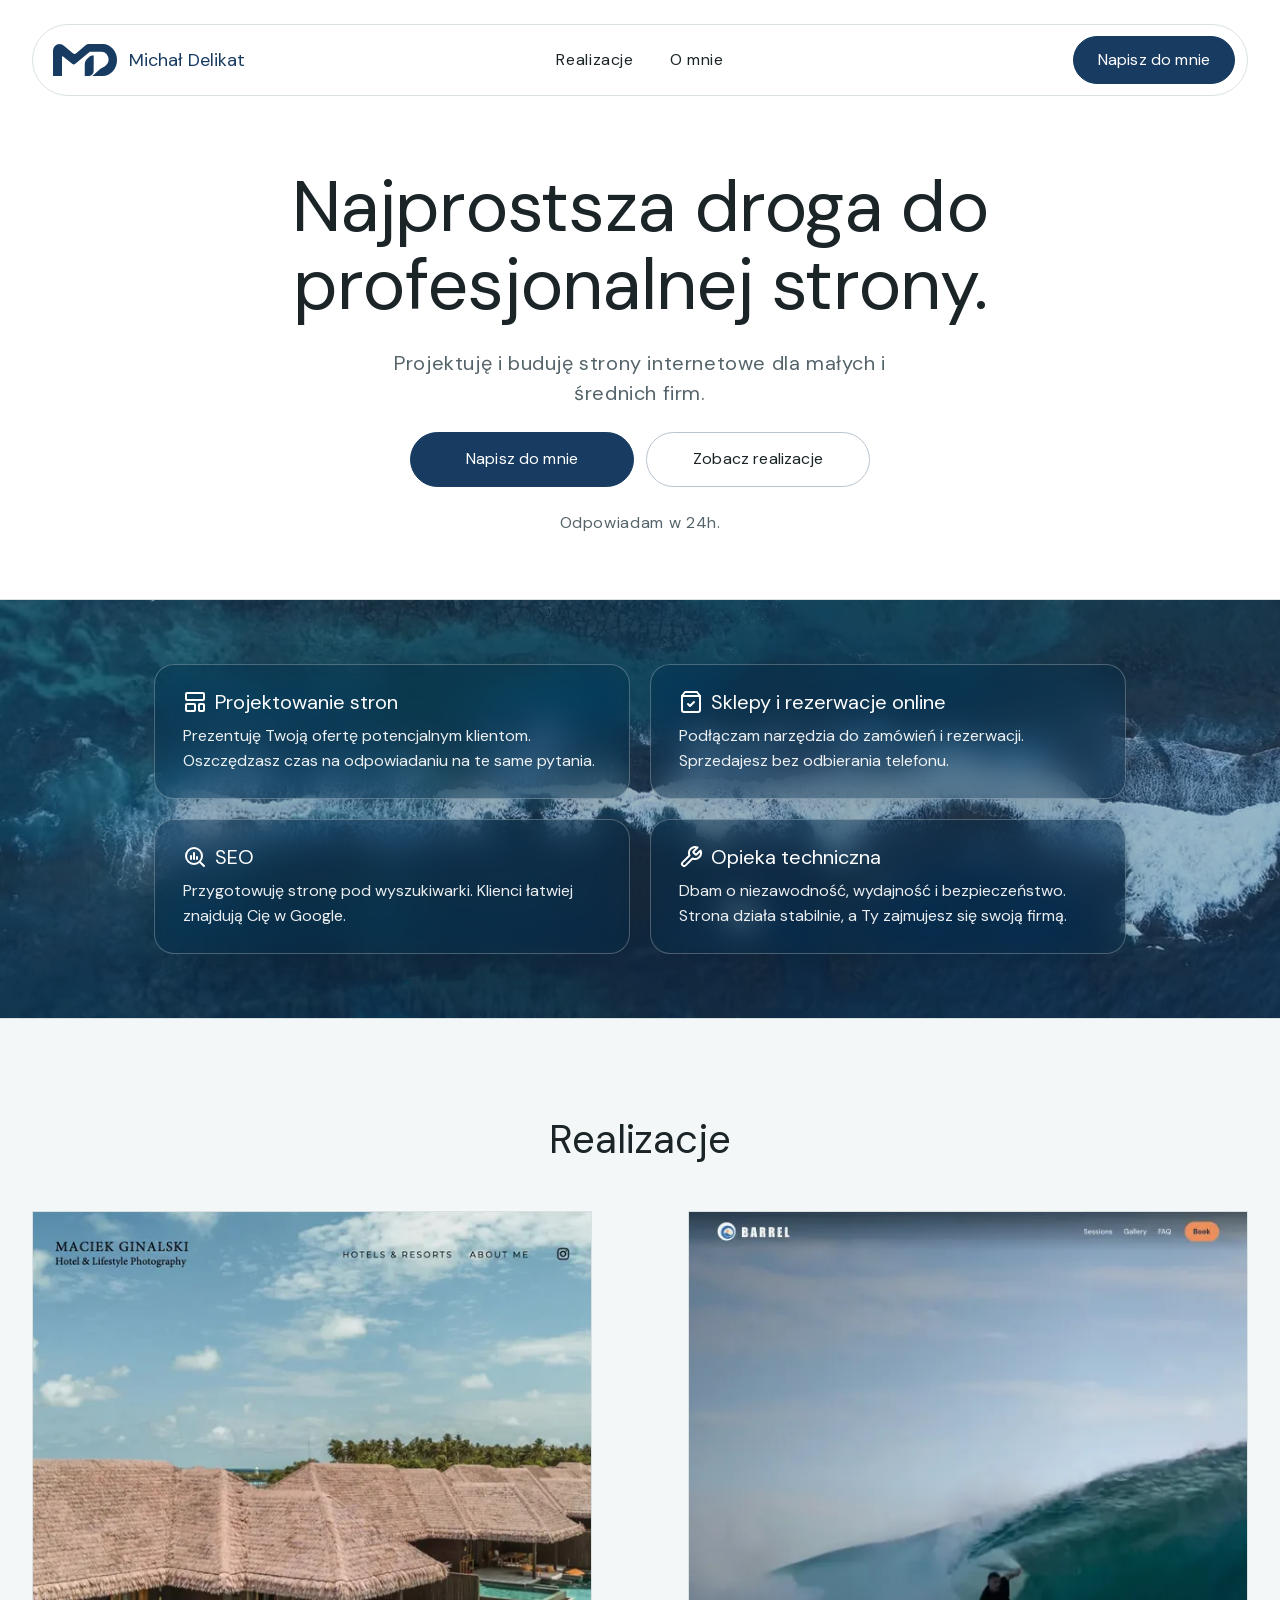
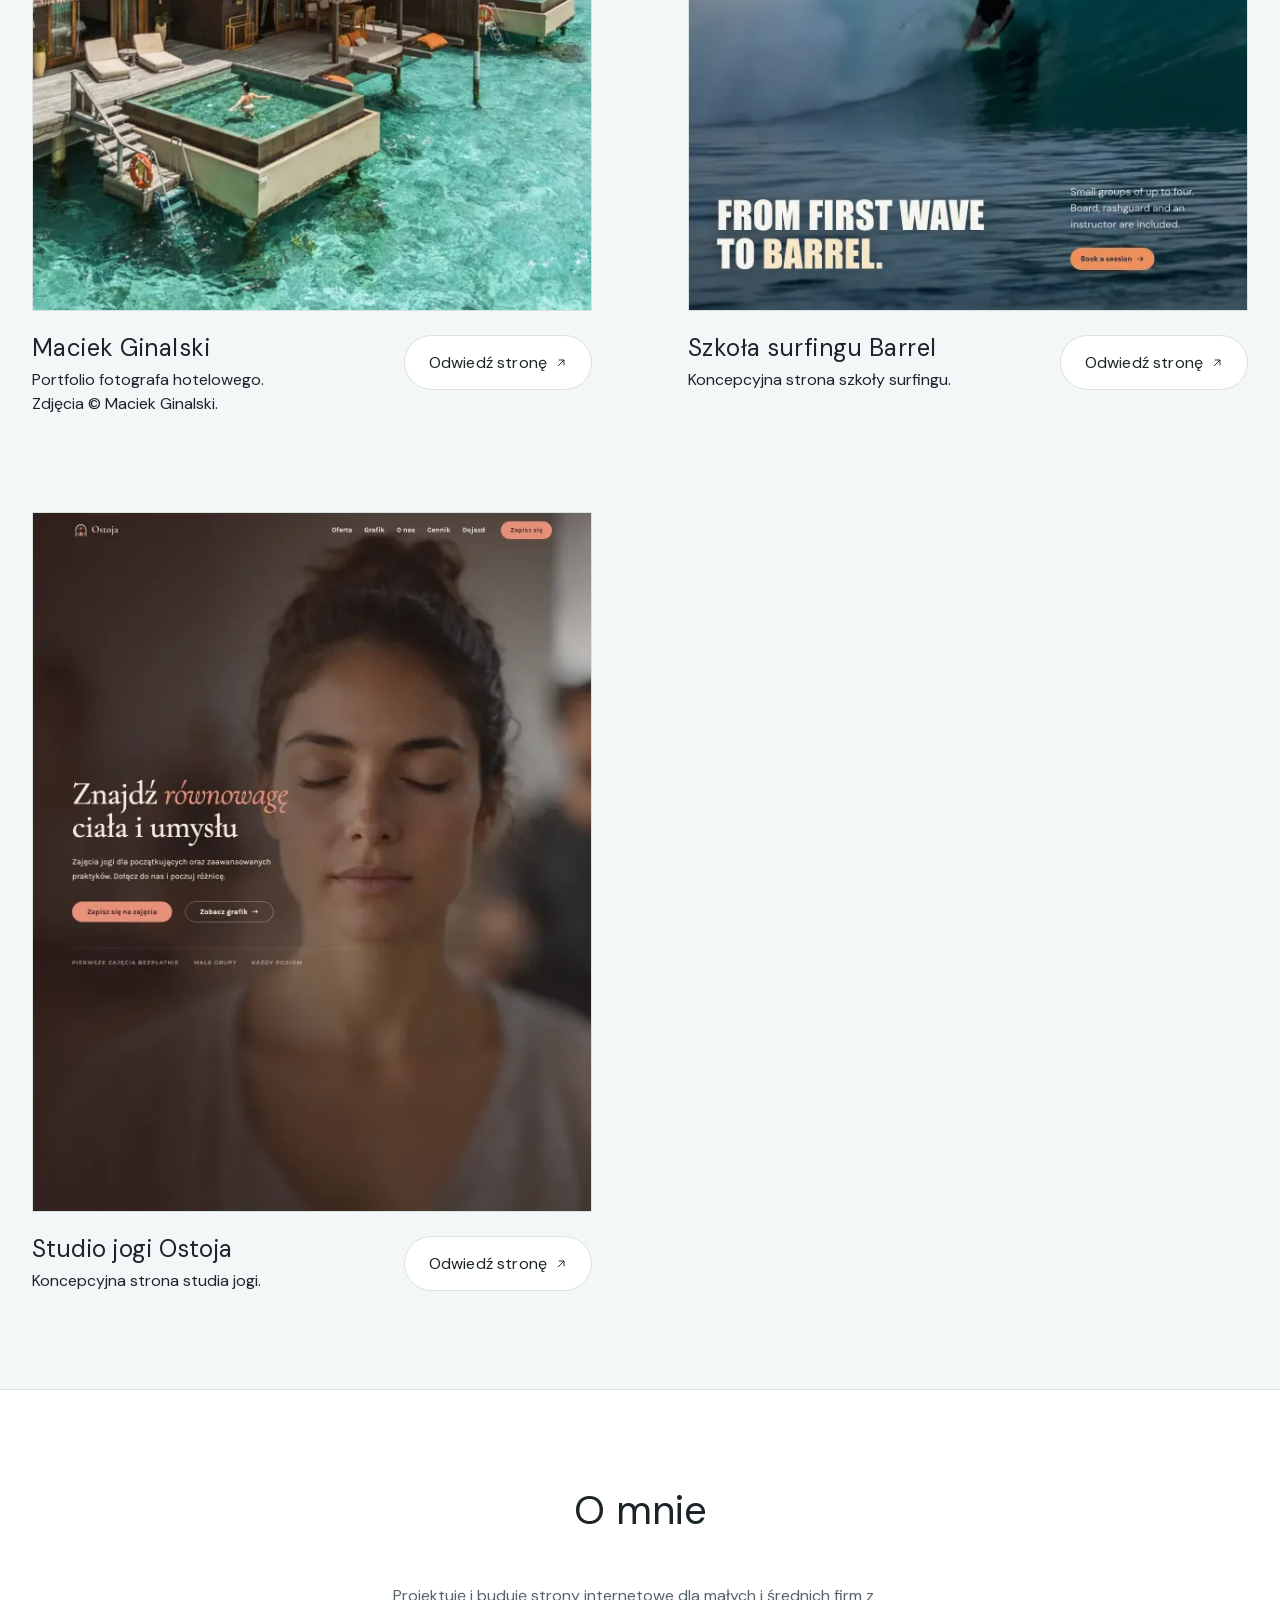
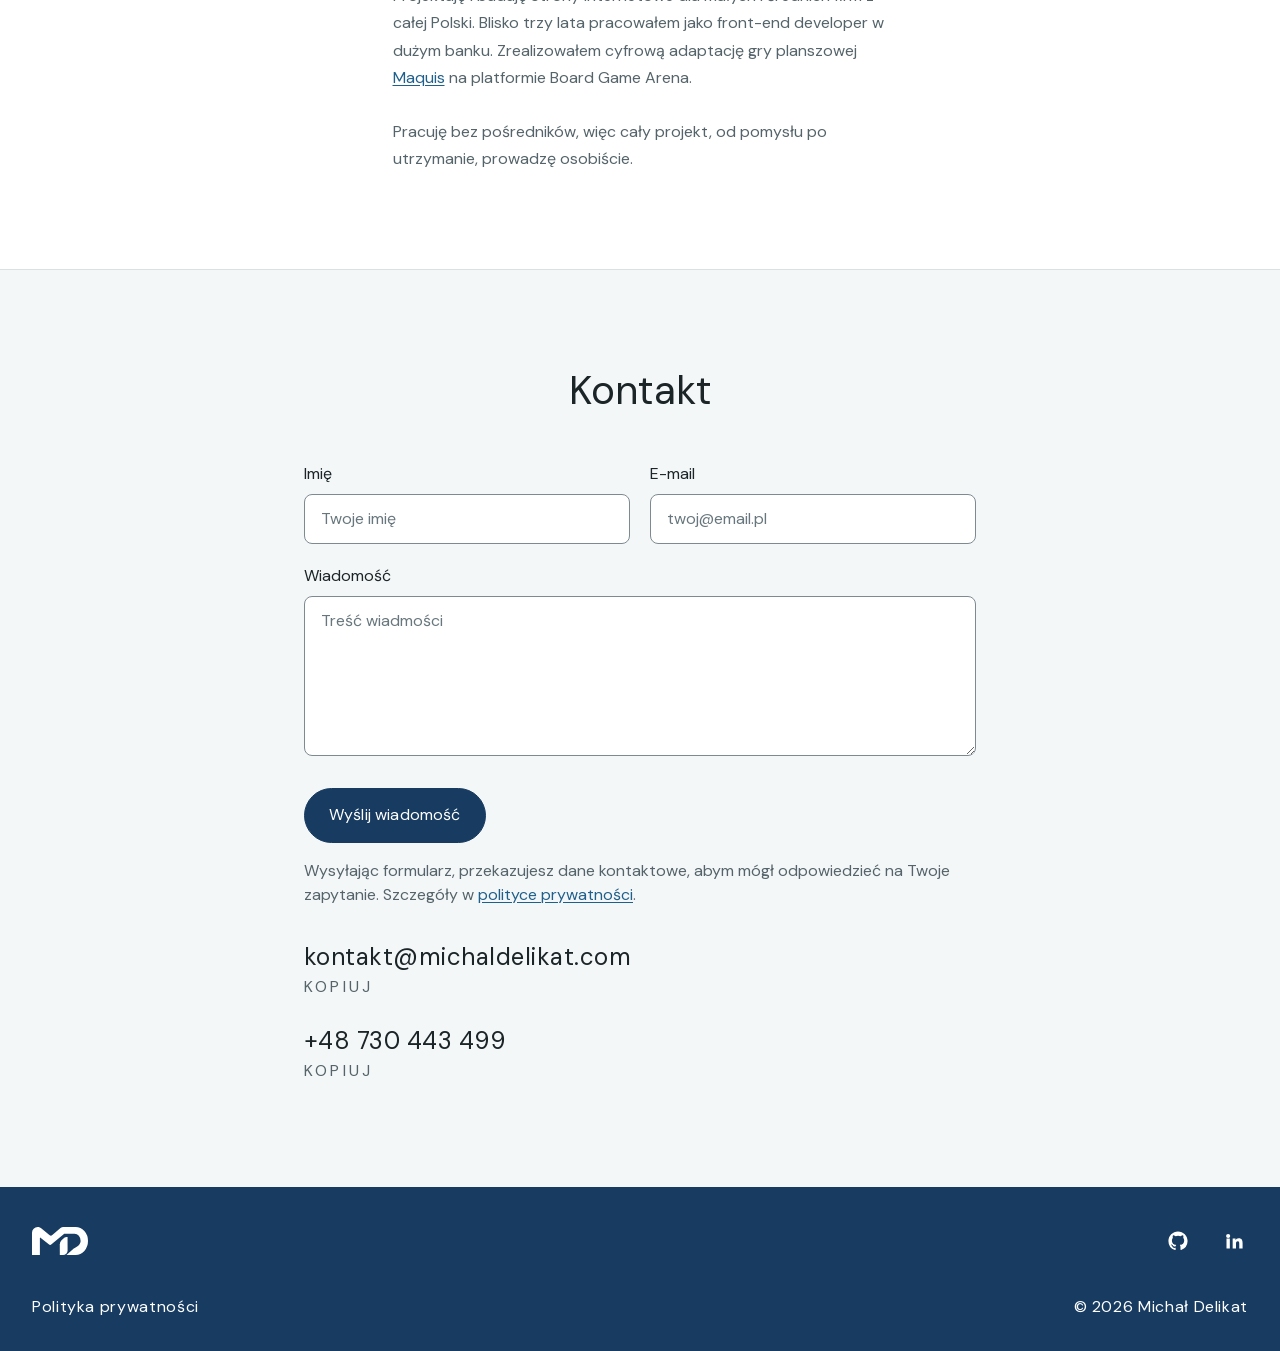
<file: index.html>
<!DOCTYPE html>
<html lang="pl">
    <head>
        <meta charset="UTF-8">
        <meta name="viewport" content="width=device-width, initial-scale=1">
        <meta name="description" content="Projektuję i buduję szybkie, przejrzyste strony internetowe dla małych i średnich firm.">
        <title>Michał Delikat | Strony internetowe</title>
        <link rel="canonical" href="https://michaldelikat.com/">
        <meta name="theme-color" content="#F4F7F8">

        <link rel="icon" href="logo/md-favicon.svg?v=4" type="image/svg+xml">
        <link rel="icon" href="logo/favicon.ico?v=4" sizes="32x32" type="image/x-icon">
        <link rel="icon" href="logo/favicon-32.png?v=4" sizes="32x32" type="image/png">
        <link rel="apple-touch-icon" href="logo/apple-touch-icon.png?v=4">

        <meta property="og:type" content="website">
        <meta property="og:title" content="Michał Delikat | Strony internetowe">
        <meta property="og:description" content="Szybkie, przejrzyste strony internetowe dla małych firm.">
        <meta property="og:locale" content="pl_PL">
        <meta property="og:url" content="https://michaldelikat.com/">
        <meta property="og:site_name" content="Michał Delikat">
        <meta name="twitter:card" content="summary">

        <!-- Arkusze stylów (źródła: global.css, styles.css) -->
        <link rel="stylesheet" href="/css/global.css">
        <link rel="stylesheet" href="/css/styles.css">

        <script type="application/ld+json">
            {
                "@context": "https://schema.org",
                "@type": "ProfessionalService",
                "name": "Michał Delikat | Strony internetowe",
                "url": "https://michaldelikat.com/",
                "description": "Projektowanie i tworzenie stron internetowych dla małych i średnich firm.",
                "email": "michal.delikat0@gmail.com",
                "areaServed": [
                    { "@type": "City", "name": "Krosno" },
                    { "@type": "AdministrativeArea", "name": "województwo podkarpackie" }
                ],
                "founder": { "@type": "Person", "name": "Michał Delikat" }
            }
        </script>

        <script src="/js/script.js" defer></script>
    </head>
    <body>
        <a class="skip-link" href="#main">Przejdź do treści</a>

        <site-header class="site-header" id="site-header"></site-header>

        <main id="main">
            <div class="hero-oferta">
            <section class="page-hero" aria-labelledby="hero-title">
                <div class="container page-hero__inner">
                    <div class="page-hero__copy">
                        <h1 class="hero-title" id="hero-title">
                            Najprostsza droga do profesjonalnej strony.
                        </h1>
                        <p class="hero-lead">Projektuję i buduję strony internetowe dla małych i średnich firm.</p>
                    </div>

                    <div class="hero-actions">
                        <a class="btn btn--primary" href="#kontakt">Napisz do mnie</a>
                        <a class="btn btn--secondary" href="#realizacje">Zobacz realizacje</a>
                    </div>

                    <p class="hero-note">Odpowiadam w 24h.</p>
                </div>
            </section>

            <section class="section section--bordered oferta-section" id="oferta" aria-labelledby="oferta-title">
                <video class="oferta-video" autoplay muted loop playsinline preload="metadata" poster="/assets/ocean-bg-poster.jpg" aria-hidden="true">
                    <source data-src="/assets/ocean-bg.webm" type="video/webm">
                    <source data-src="/assets/ocean-bg.mp4" type="video/mp4">
                </video>
                <div class="oferta-panel">
                <div class="container">
                    <ul class="service-list service-list--names">
                        <li class="card">
                            <div class="service-copy">
                                <div class="service-head">
                                    <span class="service-icon" aria-hidden="true">
                                        <svg viewBox="0 0 24 24" fill="none" stroke="currentColor" stroke-width="2" stroke-linecap="round" stroke-linejoin="round">
                                        <rect width="18" height="7" x="3" y="3" rx="1"></rect>
                                        <rect width="9" height="7" x="3" y="14" rx="1"></rect>
                                        <rect width="5" height="7" x="16" y="14" rx="1"></rect>
                                        </svg>
                                    </span>
                                    <h3 class="service-name">Projektowanie stron</h3>
                                </div>
                                <p class="service-desc">Prezentuję Twoją ofertę potencjalnym klientom. Oszczędzasz czas na odpowiadaniu na te same pytania.</p>
                            </div>
                        </li>
                        <li class="card">
                            <div class="service-copy">
                                <div class="service-head">
                                    <span class="service-icon" aria-hidden="true">
                                        <svg viewBox="0 0 24 24" fill="none" stroke="currentColor" stroke-width="2" stroke-linecap="round" stroke-linejoin="round">
                                        <path d="M6 2 3 6v14a2 2 0 0 0 2 2h14a2 2 0 0 0 2-2V6l-3-4Z"></path>
                                        <path d="M3 6h18"></path>
                                        <path d="m9 14 2 2 4-4"></path>
                                        </svg>
                                    </span>
                                    <h3 class="service-name">Sklepy i rezerwacje online</h3>
                                </div>
                                <p class="service-desc">Podłączam narzędzia do zamówień i rezerwacji. Sprzedajesz bez odbierania telefonu.</p>
                            </div>
                        </li>
                        <li class="card">
                            <div class="service-copy">
                                <div class="service-head">
                                    <span class="service-icon" aria-hidden="true">
                                        <svg viewBox="0 0 24 24" fill="none" stroke="currentColor" stroke-width="2" stroke-linecap="round" stroke-linejoin="round">
                                        <circle cx="11" cy="11" r="8"></circle>
                                        <path d="m21 21-4.3-4.3"></path>
                                        <path d="M8 14v-3M11 14V8M14 14v-2"></path>
                                        </svg>
                                    </span>
                                    <h3 class="service-name">SEO</h3>
                                </div>
                                <p class="service-desc">Przygotowuję stronę pod wyszukiwarki. Klienci łatwiej znajdują Cię w Google.</p>
                            </div>
                        </li>
                        <li class="card">
                            <div class="service-copy">
                                <div class="service-head">
                                    <span class="service-icon" aria-hidden="true">
                                        <svg viewBox="0 0 24 24" fill="none" stroke="currentColor" stroke-width="2" stroke-linecap="round" stroke-linejoin="round">
                                        <path d="M14.7 6.3a1 1 0 0 0 0 1.4l1.6 1.6a1 1 0 0 0 1.4 0l3.77-3.77a6 6 0 0 1-7.94 7.94l-6.91 6.91a2.12 2.12 0 0 1-3-3l6.91-6.91a6 6 0 0 1 7.94-7.94l-3.76 3.76z"></path>
                                        </svg>
                                    </span>
                                    <h3 class="service-name">Opieka techniczna</h3>
                                </div>
                                <p class="service-desc">Dbam o niezawodność, wydajność i bezpieczeństwo. Strona działa stabilnie, a Ty zajmujesz się swoją firmą.</p>
                            </div>
                        </li>
                    </ul>
                </div>
                </div>
            </section>
            </div>

            <section class="section section--lg section--bordered" id="realizacje" aria-labelledby="realizacje-title">
                <div class="container">
                    <h2 class="section-title" id="realizacje-title">Realizacje</h2>
                    <div class="work-list">
                    <article class="work-card">
                        <figure class="work-card__figure">
                            <div class="work-card__visual">
                                <img src="photos/maciekginalski-800.webp" srcset="photos/maciekginalski-400.webp 400w, photos/maciekginalski-600.webp 600w, photos/maciekginalski-800.webp 800w, photos/maciekginalski-1000.webp 1000w, photos/maciekginalski-1200.webp 1200w" sizes="(min-width: 1364px) 586px, (min-width: 768px) calc((100vw - 8rem) / 2), calc(100vw - 4rem)" alt="Podgląd strony maciekginalski.com" width="1200" height="1500" decoding="async">
                            </div>
                        </figure>

                        <div class="work-card__info">
                            <div class="work-card__text">
                                <h3 class="work-card__title">Maciek Ginalski</h3>
                                <p class="work-card__desc">
                                    Portfolio fotografa hotelowego. Zdjęcia&nbsp;©&nbsp;Maciek Ginalski.
                                </p>
                            </div>

                            <a class="btn btn--secondary" href="https://maciekginalski.com" target="_blank" rel="noopener">
                                Odwiedź stronę
                                <svg viewBox="0 0 16 16" width="12" height="12" aria-hidden="true">
                                    <path d="M4 12L12 4M5 4h7v7" fill="none" stroke="currentColor" stroke-width="1.25"/>
                                </svg>
                            </a>
                        </div>
                    </article>

                    <article class="work-card">
                        <figure class="work-card__figure">
                            <div class="work-card__visual">
                                <img src="photos/szkola-surfingu-koncept-800.webp" srcset="photos/szkola-surfingu-koncept-400.webp 400w, photos/szkola-surfingu-koncept-600.webp 600w, photos/szkola-surfingu-koncept-800.webp 800w, photos/szkola-surfingu-koncept-1000.webp 1000w, photos/szkola-surfingu-koncept-1200.webp 1200w" sizes="(min-width: 1364px) 586px, (min-width: 768px) calc((100vw - 8rem) / 2), calc(100vw - 4rem)" alt="Podgląd strony Szkoła surfingu Barrel" width="1200" height="1500" decoding="async">
                            </div>
                        </figure>

                        <div class="work-card__info">
                            <div class="work-card__text">
                                <h3 class="work-card__title">Szkoła surfingu Barrel</h3>
                                <p class="work-card__desc">
                                    Koncepcyjna strona szkoły surfingu.
                                </p>
                            </div>

                            <a class="btn btn--secondary" href="https://szkola-surfingu.netlify.app/" target="_blank" rel="noopener">
                                Odwiedź stronę
                                <svg viewBox="0 0 16 16" width="12" height="12" aria-hidden="true">
                                    <path d="M4 12L12 4M5 4h7v7" fill="none" stroke="currentColor" stroke-width="1.25"/>
                                </svg>
                            </a>
                        </div>
                    </article>

                    <article class="work-card">
                        <figure class="work-card__figure">
                            <div class="work-card__visual">
                                <img src="photos/joga-koncept-800.webp" srcset="photos/joga-koncept-400.webp 400w, photos/joga-koncept-600.webp 600w, photos/joga-koncept-800.webp 800w, photos/joga-koncept-1000.webp 1000w, photos/joga-koncept-1200.webp 1200w" sizes="(min-width: 1364px) 586px, (min-width: 768px) calc((100vw - 8rem) / 2), calc(100vw - 4rem)" alt="Podgląd strony Studio Jogi" width="1200" height="1500" decoding="async">
                            </div>
                        </figure>

                        <div class="work-card__info">
                            <div class="work-card__text">
                                <h3 class="work-card__title">Studio jogi Ostoja</h3>
                                <p class="work-card__desc">
                                    Koncepcyjna strona studia jogi.
                                </p>
                            </div>

                            <a class="btn btn--secondary" href="https://joga-koncept.netlify.app/" target="_blank" rel="noopener">
                                Odwiedź stronę
                                <svg viewBox="0 0 16 16" width="12" height="12" aria-hidden="true">
                                    <path d="M4 12L12 4M5 4h7v7" fill="none" stroke="currentColor" stroke-width="1.25"/>
                                </svg>
                            </a>
                        </div>
                    </article>
                    </div>
                </div>
            </section>

            <section class="section section--lg section--bordered about-section" id="o-mnie" aria-labelledby="o-mnie-title">
                <div class="container">
                    <h2 class="section-title" id="o-mnie-title">O mnie</h2>

                    <div class="about">
                        <div class="about__body">
                            <p class="about-body">
                                Projektuję i buduję strony internetowe dla małych i średnich firm z całej Polski. 
                                Blisko trzy lata pracowałem jako front-end developer w dużym banku. 
                                Zrealizowałem cyfrową adaptację gry planszowej <a href="https://boardgamearena.com/gamepanel?game=maquis#how-to-play" target="_blank" rel="noopener noreferrer">Maquis</a> na platformie Board&nbsp;Game&nbsp;Arena.<br><br>
                                Pracuję bez pośredników, więc cały projekt, od pomysłu po utrzymanie, prowadzę osobiście.
                            </p>
                        </div>
                    </div>
                </div>
            </section>

            <section class="section contact" id="kontakt" aria-labelledby="kontakt-title">
                <div class="container contact__inner">
                    <h2 class="section-title" id="kontakt-title">Kontakt</h2>

                    <form class="contact-form" name="kontakt" method="POST" action="/" data-netlify="true" data-netlify-honeypot="bot-field">
                        <input type="hidden" name="form-name" value="kontakt">

                        <p class="contact-form__honeypot" aria-hidden="true">
                            <label for="bot-field">Nie wypełniaj tego pola</label>
                            <input id="bot-field" name="bot-field" type="text" tabindex="-1" autocomplete="off">
                        </p>

                        <div class="contact-form__grid">
                            <div class="contact-form__field">
                                <label class="contact-form__label" for="name">Imię</label>
                                <input class="contact-form__input" id="name" name="name" type="text" autocomplete="name" placeholder="Twoje imię" required>
                            </div>

                            <div class="contact-form__field">
                                <label class="contact-form__label" for="email">E-mail</label>
                                <input class="contact-form__input" id="email" name="email" type="email" autocomplete="email" placeholder="twoj@email.pl" required>
                            </div>
                        </div>

                        <div class="contact-form__field">
                            <label class="contact-form__label" for="message">Wiadomość</label>
                            <textarea class="contact-form__input contact-form__textarea" id="message" name="message" rows="5" placeholder="Treść wiadmości" required></textarea>
                        </div>

                        <div class="contact-form__actions">
                            <button class="btn btn--primary contact-form__submit" type="submit">Wyślij wiadomość</button>
                            <div class="contact-form__status" role="status" aria-live="polite"></div>
                        </div>

                        <p class="contact-form__consent">
                            Wysyłając formularz, przekazujesz dane kontaktowe, abym mógł odpowiedzieć na Twoje zapytanie. Szczegóły w
                            <a class="link-underline" href="/polityka-prywatnosci/">polityce prywatności</a>.
                        </p>
                    </form>

                    <p class="contact__email">
                        <span class="contact__email-inner">
                            <a class="contact__email-link" href="mailto:kontakt@michaldelikat.com">kontakt@michaldelikat.com</a>
                            <button class="copy-mail" type="button" data-email="kontakt@michaldelikat.com" aria-label="Skopiuj adres e-mail" title="Kliknij, aby skopiować">Kopiuj</button>
                            <span class="copy-mail__status" role="status" aria-live="polite"></span>
                        </span>
                    </p>

                    <p class="contact__phone">
                        <span class="contact__email-inner">
                            <a class="contact__email-link" href="tel:+48730443499">+48 730 443 499</a>
                            <button class="copy-mail" type="button" data-copy="+48 730 443 499" aria-label="Skopiuj numer telefonu" title="Kliknij, aby skopiować">Kopiuj</button>
                            <span class="copy-mail__status" role="status" aria-live="polite"></span>
                        </span>
                    </p>
                </div>
            </section>
        </main>

        <site-footer class="site-footer"></site-footer>
    </body>
</html>
</file>
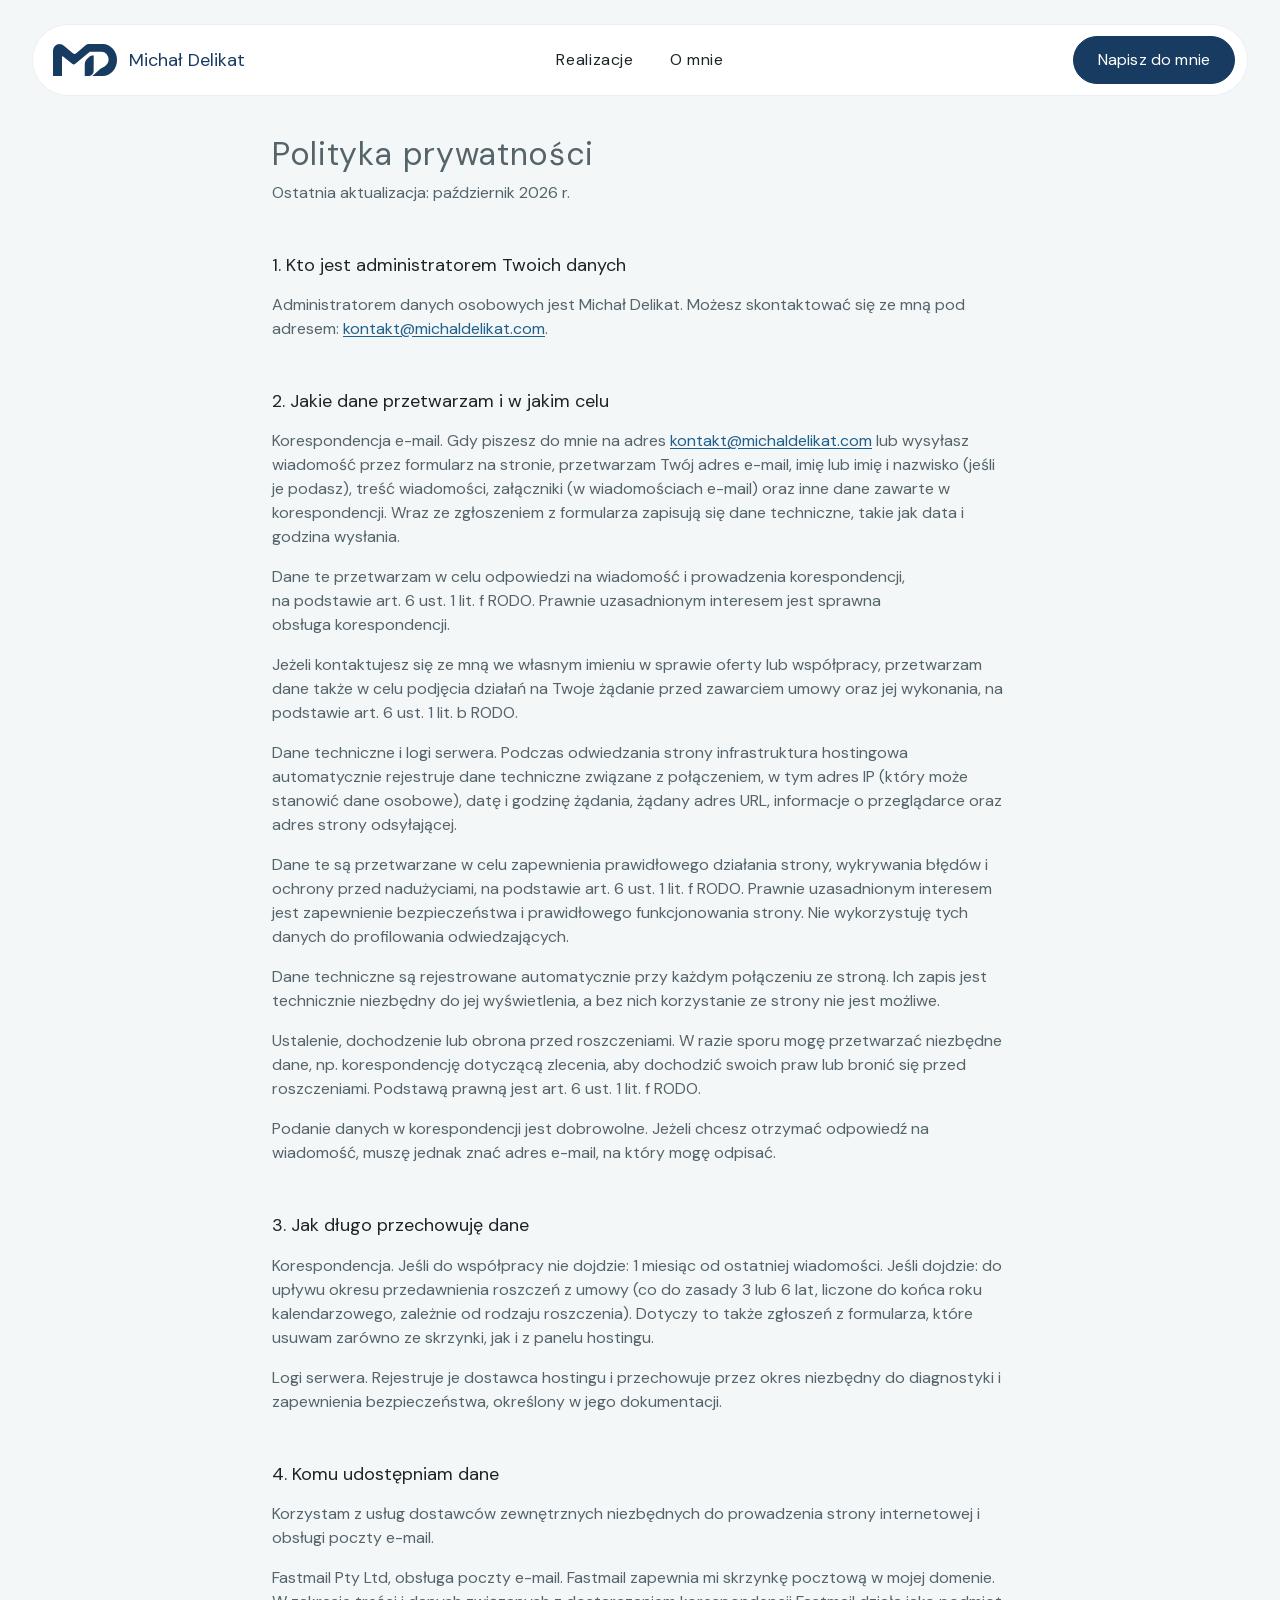
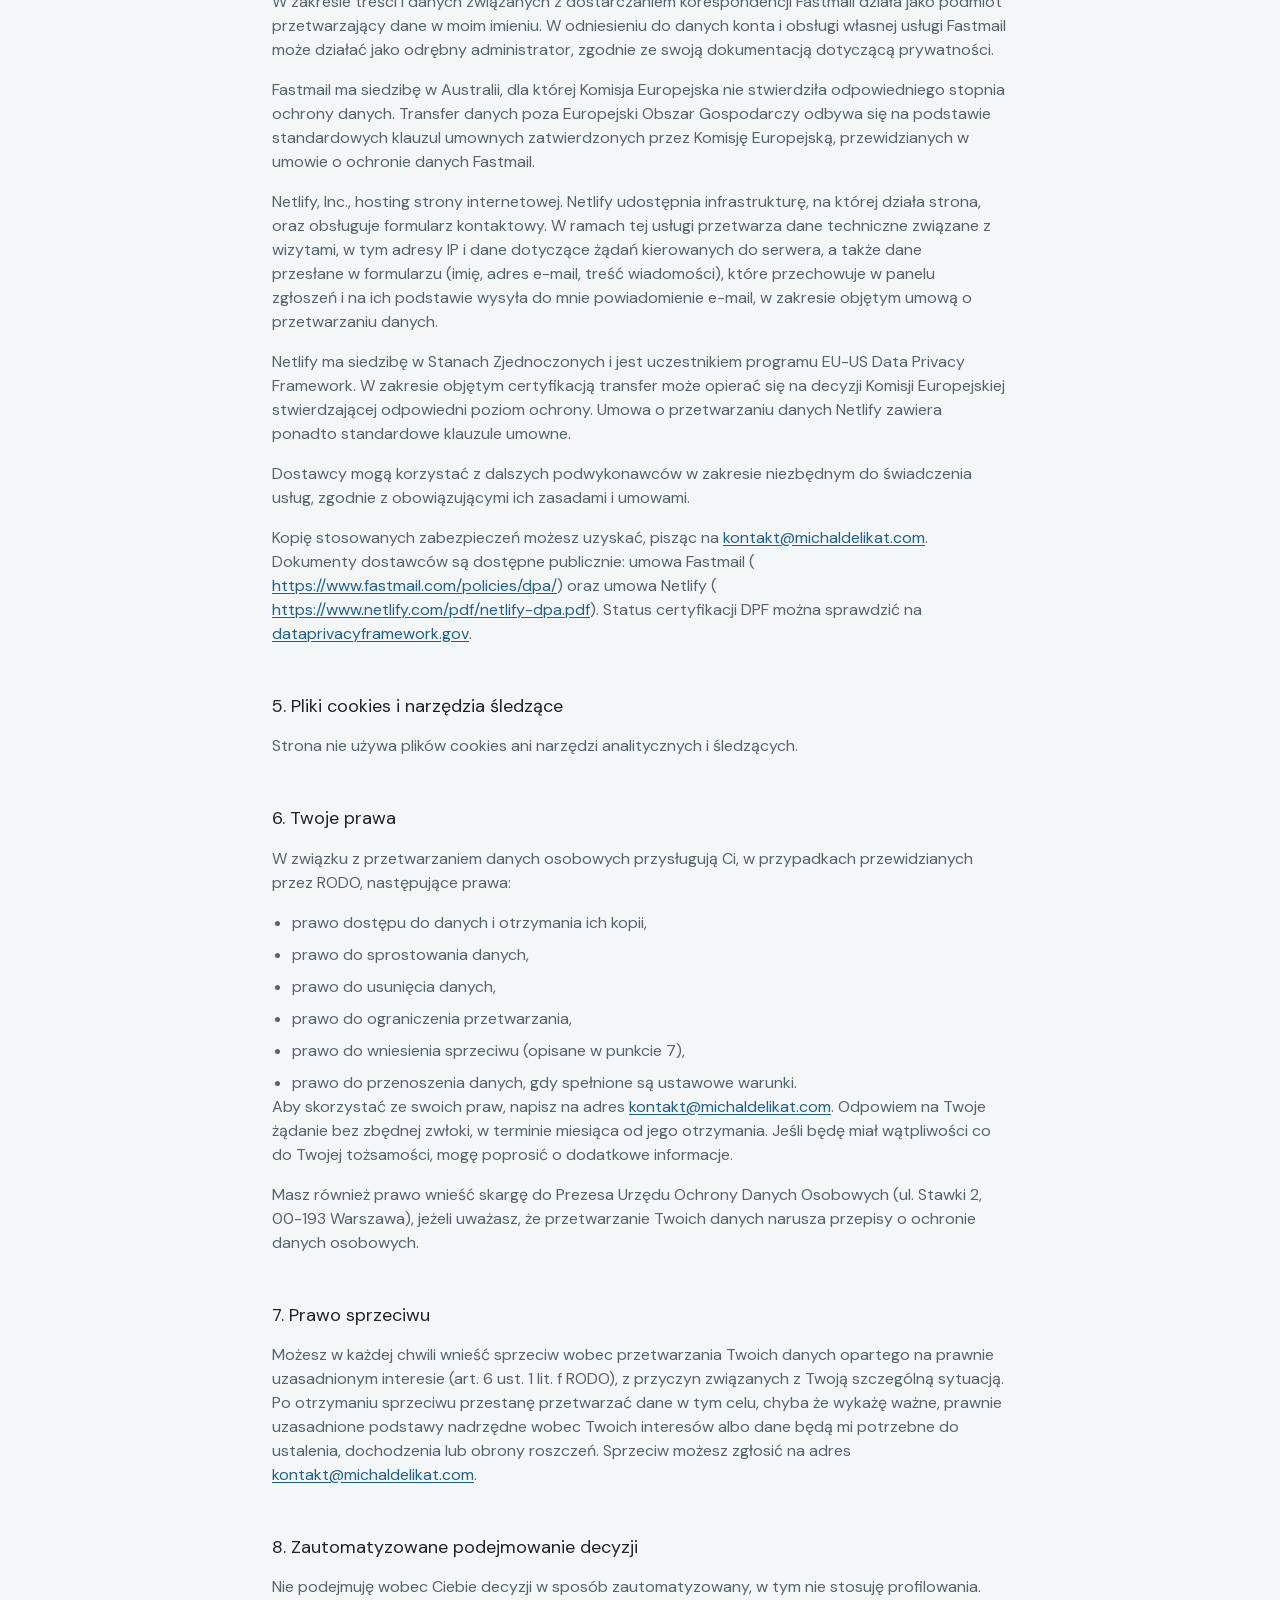
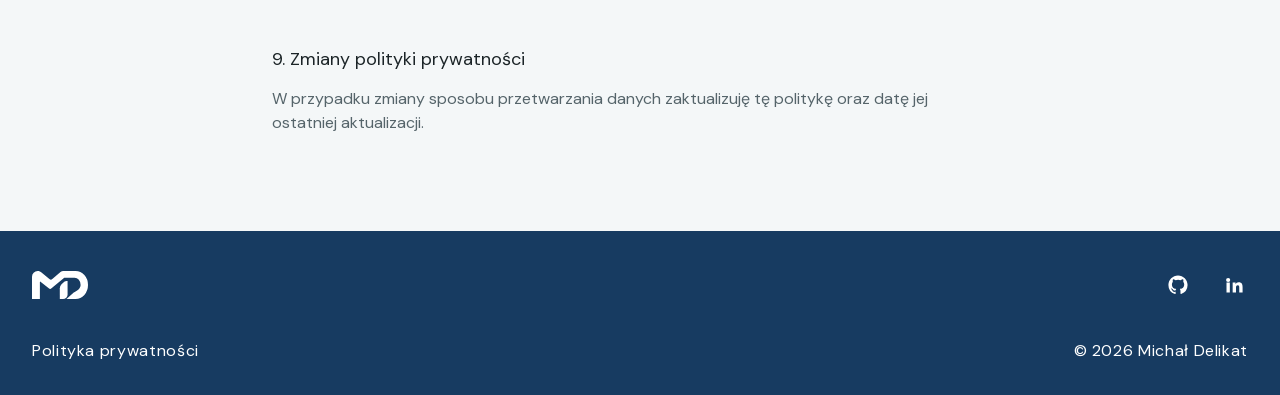
<file: polityka-prywatnosci/index.html>
<!DOCTYPE html>
<html lang="pl">
    <head>
        <meta charset="UTF-8">
        <meta name="viewport" content="width=device-width, initial-scale=1">
        <meta name="description" content="Polityka prywatności serwisu michaldelikat.com — informacje o przetwarzaniu danych osobowych i plikach cookies.">
        <title>Polityka prywatności | Michał Delikat</title>
        <link rel="canonical" href="https://michaldelikat.com/polityka-prywatnosci/">
        <meta name="theme-color" content="#F4F7F8">

        <link rel="icon" href="../logo/md-favicon.svg?v=4" type="image/svg+xml">
        <link rel="icon" href="../logo/favicon.ico?v=4" sizes="32x32" type="image/x-icon">
        <link rel="icon" href="../logo/favicon-32.png?v=4" sizes="32x32" type="image/png">
        <link rel="apple-touch-icon" href="../logo/apple-touch-icon.png?v=4">

        <meta property="og:type" content="website">
        <meta property="og:title" content="Polityka prywatności | Michał Delikat">
        <meta property="og:description" content="Informacje o przetwarzaniu danych osobowych i plikach cookies.">
        <meta property="og:locale" content="pl_PL">
        <meta property="og:url" content="https://michaldelikat.com/polityka-prywatnosci/">
        <meta property="og:site_name" content="Michał Delikat">
        <meta name="twitter:card" content="summary">

        <!-- Arkusze stylów (źródła: global.css, styles.css) -->
        <link rel="stylesheet" href="/css/global.css">
        <link rel="stylesheet" href="/css/styles.css">

        <script src="/js/script.js" defer></script>
    </head>
    <body>
        <a class="skip-link" href="#main">Przejdź do treści</a>

        <site-header class="site-header" id="site-header"></site-header>

        <main id="main">
            <section class="section section--lg legal-page" aria-labelledby="privacy-title">
                <div class="container">
                    <div class="legal">
                        <h1 class="legal__title" id="privacy-title">Polityka prywatności</h1>
                        <p class="legal__updated">Ostatnia aktualizacja: październik 2026 r.</p>

                        <h2>1. Kto jest administratorem Twoich danych</h2>
                        <p>
                            Administratorem danych osobowych jest Michał Delikat. Możesz skontaktować się
                            ze mną pod adresem:
                            <a class="link-underline" href="mailto:kontakt@michaldelikat.com">kontakt@michaldelikat.com</a>.
                        </p>

                        <h2>2. Jakie dane przetwarzam i w jakim celu</h2>
                        <p>
                            <strong>Korespondencja e-mail.</strong> Gdy piszesz do mnie na adres
                            <a class="link-underline" href="mailto:kontakt@michaldelikat.com">kontakt@michaldelikat.com</a>
                            lub wysyłasz wiadomość przez formularz na stronie, przetwarzam Twój adres e-mail, 
                            imię lub imię i nazwisko (jeśli je podasz), treść wiadomości, 
                            załączniki (w wiadomościach e-mail) oraz inne dane zawarte w korespondencji.
                            Wraz ze zgłoszeniem z formularza zapisują się dane techniczne, takie jak data i godzina wysłania.
                        </p>
                        <p>
                            Dane te przetwarzam w celu odpowiedzi na wiadomość i prowadzenia
                            korespondencji, na podstawie art. 6 ust. 1 lit. f RODO. Prawnie uzasadnionym
                            interesem jest sprawna obsługa korespondencji.
                        </p>
                        <p>
                            Jeżeli kontaktujesz się ze mną we własnym imieniu w sprawie oferty lub
                            współpracy, przetwarzam dane także w celu podjęcia działań na Twoje żądanie
                            przed zawarciem umowy oraz jej wykonania, na podstawie art. 6 ust. 1 lit. b
                            RODO.
                        </p>
                        <p>
                            <strong>Dane techniczne i logi serwera.</strong> Podczas odwiedzania strony
                            infrastruktura hostingowa automatycznie rejestruje dane techniczne związane
                            z połączeniem, w tym adres IP (który może stanowić dane osobowe), datę
                            i godzinę żądania, żądany adres URL, informacje o przeglądarce oraz adres
                            strony odsyłającej.
                        </p>
                        <p>
                            Dane te są przetwarzane w celu zapewnienia prawidłowego działania strony,
                            wykrywania błędów i ochrony przed nadużyciami, na podstawie art. 6 ust. 1
                            lit. f RODO. Prawnie uzasadnionym interesem jest zapewnienie bezpieczeństwa
                            i prawidłowego funkcjonowania strony. Nie wykorzystuję tych danych do
                            profilowania odwiedzających.
                        </p>
                        <p>
                            Dane techniczne są rejestrowane automatycznie przy każdym połączeniu ze
                            stroną. Ich zapis jest technicznie niezbędny do jej wyświetlenia, a bez nich
                            korzystanie ze strony nie jest możliwe.
                        </p>
                        <p>
                            <strong>Ustalenie, dochodzenie lub obrona przed roszczeniami.</strong> W razie
                            sporu mogę przetwarzać niezbędne dane, np. korespondencję dotyczącą zlecenia,
                            aby dochodzić swoich praw lub bronić się przed roszczeniami. Podstawą prawną
                            jest art. 6 ust. 1 lit. f RODO.
                        </p>
                        <p>
                            Podanie danych w korespondencji jest dobrowolne. Jeżeli chcesz otrzymać
                            odpowiedź na wiadomość, muszę jednak znać adres e-mail, na który mogę odpisać.
                        </p>

                        <h2>3. Jak długo przechowuję dane</h2>
                        <p>
                            <strong>Korespondencja.</strong> Jeśli do współpracy nie dojdzie: 1 miesiąc
                            od ostatniej wiadomości. Jeśli dojdzie: do upływu okresu przedawnienia
                            roszczeń z umowy (co do zasady 3 lub 6 lat, liczone do końca roku
                            kalendarzowego, zależnie od rodzaju roszczenia).
                            Dotyczy to także zgłoszeń z formularza, które usuwam zarówno ze skrzynki, 
                            jak i z panelu hostingu.
                        </p>
                        <p>
                            <strong>Logi serwera.</strong> Rejestruje je dostawca hostingu i przechowuje
                            przez okres niezbędny do diagnostyki i zapewnienia bezpieczeństwa, określony
                            w jego dokumentacji.
                        </p>

                        <h2>4. Komu udostępniam dane</h2>
                        <p>
                            Korzystam z usług dostawców zewnętrznych niezbędnych do prowadzenia strony
                            internetowej i obsługi poczty e-mail.
                        </p>
                        <p>
                            <strong>Fastmail Pty Ltd, obsługa poczty e-mail.</strong> Fastmail zapewnia mi
                            skrzynkę pocztową w mojej domenie. W zakresie treści i danych związanych
                            z dostarczaniem korespondencji Fastmail działa jako podmiot przetwarzający
                            dane w moim imieniu. W odniesieniu do danych konta i obsługi własnej usługi
                            Fastmail może działać jako odrębny administrator, zgodnie ze swoją
                            dokumentacją dotyczącą prywatności.
                        </p>
                        <p>
                            Fastmail ma siedzibę w Australii, dla której Komisja Europejska nie
                            stwierdziła odpowiedniego stopnia ochrony danych. Transfer danych poza
                            Europejski Obszar Gospodarczy odbywa się na podstawie standardowych klauzul
                            umownych zatwierdzonych przez Komisję Europejską, przewidzianych w umowie
                            o ochronie danych Fastmail.
                        </p>
                        <p>
                            <strong>Netlify, Inc., hosting strony internetowej.</strong> 
                            Netlify udostępnia infrastrukturę, na której działa strona, oraz obsługuje 
                            formularz kontaktowy. W ramach tej usługi przetwarza dane techniczne 
                            związane z wizytami, w tym adresy IP i dane dotyczące żądań kierowanych do serwera, 
                            a także dane przesłane w formularzu (imię, adres e-mail, treść wiadomości), 
                            które przechowuje w panelu zgłoszeń i na ich podstawie wysyła do mnie 
                            powiadomienie e-mail, w zakresie objętym umową o przetwarzaniu danych.
                        </p>
                        <p>
                            Netlify ma siedzibę w Stanach Zjednoczonych i jest uczestnikiem programu
                            EU-US Data Privacy Framework. W zakresie objętym certyfikacją transfer może
                            opierać się na decyzji Komisji Europejskiej stwierdzającej odpowiedni poziom
                            ochrony. Umowa o przetwarzaniu danych Netlify zawiera ponadto standardowe
                            klauzule umowne.
                        </p>
                        <p>
                            Dostawcy mogą korzystać z dalszych podwykonawców w zakresie niezbędnym do
                            świadczenia usług, zgodnie z obowiązującymi ich zasadami i umowami.
                        </p>
                        <p>
                            Kopię stosowanych zabezpieczeń możesz uzyskać, pisząc na
                            <a class="link-underline" href="mailto:kontakt@michaldelikat.com">kontakt@michaldelikat.com</a>.
                            Dokumenty dostawców są dostępne publicznie: umowa Fastmail
                            (<a class="link-underline" href="https://www.fastmail.com/policies/dpa/" target="_blank" rel="noopener noreferrer">https://www.fastmail.com/policies/dpa/</a>)
                            oraz umowa Netlify
                            (<a class="link-underline" href="https://www.netlify.com/pdf/netlify-dpa.pdf" target="_blank" rel="noopener noreferrer">https://www.netlify.com/pdf/netlify-dpa.pdf</a>).
                            Status certyfikacji DPF można sprawdzić na
                            <a class="link-underline" href="https://www.dataprivacyframework.gov/" target="_blank" rel="noopener noreferrer">dataprivacyframework.gov</a>.
                        </p>

                        <h2>5. Pliki cookies i narzędzia śledzące</h2>
                        <p>
                            Strona nie używa plików cookies ani narzędzi analitycznych i śledzących.
                        </p>

                        <h2>6. Twoje prawa</h2>
                        <p>
                            W związku z przetwarzaniem danych osobowych przysługują Ci, w przypadkach
                            przewidzianych przez RODO, następujące prawa:
                        </p>
                        <ul>
                            <li>prawo dostępu do danych i otrzymania ich kopii,</li>
                            <li>prawo do sprostowania danych,</li>
                            <li>prawo do usunięcia danych,</li>
                            <li>prawo do ograniczenia przetwarzania,</li>
                            <li>prawo do wniesienia sprzeciwu (opisane w punkcie 7),</li>
                            <li>prawo do przenoszenia danych, gdy spełnione są ustawowe warunki.</li>
                        </ul>
                        <p>
                            Aby skorzystać ze swoich praw, napisz na adres
                            <a class="link-underline" href="mailto:kontakt@michaldelikat.com">kontakt@michaldelikat.com</a>.
                            Odpowiem na Twoje żądanie bez zbędnej zwłoki, w terminie miesiąca od jego
                            otrzymania. Jeśli będę miał wątpliwości co do Twojej tożsamości, mogę
                            poprosić o dodatkowe informacje.
                        </p>
                        <p>
                            Masz również prawo wnieść skargę do Prezesa Urzędu Ochrony Danych Osobowych
                            (ul. Stawki 2, 00-193 Warszawa), jeżeli uważasz, że przetwarzanie Twoich
                            danych narusza przepisy o ochronie danych osobowych.
                        </p>

                        <h2>7. Prawo sprzeciwu</h2>
                        <p>
                            Możesz w każdej chwili wnieść sprzeciw wobec przetwarzania Twoich danych
                            opartego na prawnie uzasadnionym interesie (art. 6 ust. 1 lit. f RODO),
                            z przyczyn związanych z Twoją szczególną sytuacją. Po otrzymaniu sprzeciwu
                            przestanę przetwarzać dane w tym celu, chyba że wykażę ważne, prawnie
                            uzasadnione podstawy nadrzędne wobec Twoich interesów albo dane będą mi
                            potrzebne do ustalenia, dochodzenia lub obrony roszczeń. Sprzeciw możesz
                            zgłosić na adres
                            <a class="link-underline" href="mailto:kontakt@michaldelikat.com">kontakt@michaldelikat.com</a>.
                        </p>

                        <h2>8. Zautomatyzowane podejmowanie decyzji</h2>
                        <p>
                            Nie podejmuję wobec Ciebie decyzji w sposób zautomatyzowany, w tym nie
                            stosuję profilowania.
                        </p>

                        <h2>9. Zmiany polityki prywatności</h2>
                        <p>
                            W przypadku zmiany sposobu przetwarzania danych zaktualizuję tę politykę oraz
                            datę jej ostatniej aktualizacji.
                        </p>
                    </div>
                </div>
            </section>
        </main>

        <site-footer class="site-footer"></site-footer>
    </body>
</html>
</file>
<file: css/global.css>
/* ==========================================================================
   GLOBAL.CSS — system stylu inspirowany maciekginalski.com
   Mobile-first, bez zależności od frameworka.
   Breakpointy: 768px (jedyny breakpoint strony źródłowej).
   ========================================================================== */

/* --------------------------------------------------------------------------
   Fonty
   DM Sans (cała strona) hostowany lokalnie.
   -------------------------------------------------------------------------- */

@font-face {
    font-family: "DM Sans";
    font-style: normal;
    font-weight: 400;
    font-display: swap;
    src: url("/fonts/dm-sans-latin.woff2") format("woff2");
    unicode-range: U+0000-00FF, U+0131, U+0152-0153, U+02BB-02BC, U+02C6, U+02DA, U+02DC, U+0304, U+0308, U+0329, U+2000-206F, U+20AC, U+2122, U+2191, U+2193, U+2212, U+2215, U+FEFF, U+FFFD;
}

@font-face {
    font-family: "DM Sans";
    font-style: normal;
    font-weight: 400;
    font-display: swap;
    src: url("/fonts/dm-sans-latin-ext.woff2") format("woff2");
    unicode-range: U+0100-02BA, U+02BD-02C5, U+02C7-02CC, U+02CE-02D7, U+02DD-02FF, U+0304, U+0308, U+0329, U+1D00-1DBF, U+1E00-1E9F, U+1EF2-1EFF, U+2020, U+20A0-20AB, U+20AD-20C4, U+2113, U+2C60-2C7F, U+A720-A7FF;
}

/* --------------------------------------------------------------------------
   1. Tokeny — jedno źródło prawdy
   -------------------------------------------------------------------------- */

:root {
    /* Kolory */
    --color-bg: #F4F7F8;
    --color-surface: #FFFFFF;
    --color-surface-soft: #E9EFF1;
    --color-text: #1B2427;
    --color-text-muted: #55646A;
    --color-placeholder: #68777D;
    --color-accent: #173B61;
    --color-accent-hover: #0F2C4A;
    --color-accent-soft: #E3ECF4;
    --color-on-accent: #FFFFFF;
    --color-link: #1F5F8B;
    --color-dark: var(--color-accent);
    --color-border: #D9E1E3;
    --color-border-strong: #7D8B91;
    --color-highlight: #C79A3B;
    --color-focus: var(--color-link);
    --section-muted: var(--color-accent-soft);

    /* Typografia */
    --font-body: "DM Sans", "Helvetica Neue", Arial, sans-serif; /* podstawowy sans-serif */
    --font-display: var(--font-body); /* alias zgodności — cała strona używa DM Sans */
    --font-sans: var(--font-body); /* alias dla etykiet i nawigacji */

    --text-base: 1rem;                /* 16px — tekst bazowy, tytuły projektów */
    --text-md: 1.125rem;              /* 18px — h3 (standaryzacja z 18.72px) */
    --text-lg: 1.25rem;               /* 20px — bio */
    --text-xl: 1.5rem;                /* 24px — h2 */
    --text-2xl: 2rem;                 /* 32px — h1 */
    --text-3xl: 2.5rem;               /* 40px — rezerwa dla większych nagłówków */

    --weight-medium: 400;

    --leading-tight: 1.15;
    --leading-snug: 1.35;
    --leading-normal: 1.5;

    --tracking-tight: 0.02em;
    --tracking-normal: 0.03em;
    --tracking-wide: 0.04em;
    --tracking-wider: 0.07em;
    --tracking-widest: 0.2em;

    /* Odstępy — skala 4/8px */
    --space-1: 0.25rem;               /* 4px */
    --space-2: 0.5rem;                /* 8px */
    --space-3: 0.75rem;               /* 12px */
    --space-4: 1rem;                  /* 16px */
    --space-6: 1.5rem;                /* 24px */
    --space-8: 2rem;                  /* 32px */
    --space-12: 3rem;                 /* 48px */
    --space-16: 4rem;                 /* 64px */
    --space-20: 5rem;                 /* 80px */
    --space-24: 6rem;                 /* 96px */

    /* Promienie */
    --radius-none: 0;
    --radius-button: 0.5rem;
    --radius-field: 0.5rem;
    --radius-card: 1rem;
    --radius-full: 9999px;

    /* Cienie — tylko subtelny cień kafli oferty */
    --shadow-none: none;
    --shadow-card: 0 8px 20px -8px color-mix(in srgb, var(--color-text) 10%, transparent);
    --shadow-card-hover: 0 12px 24px -8px color-mix(in srgb, var(--color-text) 18%, transparent);

    /* Obramowania */
    --border-width-thin: 1px;
    --border-width-thick: 2px;
    --border-thin: var(--border-width-thin) solid var(--color-border);

    /* Ruch */
    --duration-swift: 250ms;
    --duration-fast: 200ms;
    --duration-base: 400ms;
    --duration-slow: 800ms;
    --duration-slower: 1000ms;
    --ease-default: ease;
    --ease-out: ease-out;

    --transition-colors:
        color var(--duration-base) var(--ease-default),
        background-color var(--duration-base) var(--ease-default),
        border-color var(--duration-base) var(--ease-default);
    --transition-opacity: opacity var(--duration-base) var(--ease-default);
    --transition-transform: transform var(--duration-swift) var(--ease-default);

    /* Układ */
    --container-max: 1300px;
    --container-padding: 2rem;
    --header-height: 5.5rem;
    --section-space: 2rem;
    --grid-row-gap: 4rem;
    --grid-column-gap: 6rem;
    --measure: 700px;
    --about-image-width: 300px;

    /* Breakpoint (tylko dokumentacja — media queries wymagają wartości literalnej):
       --bp-md: 768px
    */
}

/* --------------------------------------------------------------------------
   2. Reset
   -------------------------------------------------------------------------- */

*,
*::before,
*::after {
    box-sizing: border-box;
}

* {
    margin: 0;
    padding: 0;
}

html {
    -webkit-text-size-adjust: 100%;
    scroll-behavior: smooth;
    scroll-padding-top: calc(var(--header-height) + var(--space-2));
}

body {
    display: flex;
    flex-direction: column;
    min-height: 100vh;
    min-height: var(--viewport-height, 100svh);
    background-color: var(--color-bg);
    color: var(--color-text);
    font-family: var(--font-body);
    font-size: var(--text-base);
    font-weight: var(--weight-medium);
    line-height: var(--leading-normal);
    text-rendering: optimizeLegibility;
    -webkit-font-smoothing: antialiased;
}

main {
    flex: 1;
}

img,
picture,
svg,
video,
canvas {
    display: block;
    max-width: 100%;
}

img,
video {
    height: auto;
}

ul,
ol {
    list-style: none;
}

button,
input,
textarea,
select {
    font: inherit;
    color: inherit;
}

button {
    background: none;
    border: 0;
    cursor: pointer;
}

table {
    border-collapse: collapse;
    border-spacing: 0;
}

/* --------------------------------------------------------------------------
   3. Typografia bazowa
   -------------------------------------------------------------------------- */

h1,
h2 {
    font-family: var(--font-display);
    font-weight: var(--weight-medium);
    line-height: var(--leading-tight);
    text-wrap: balance;
}

h3,
h4,
h5,
h6 {
    font-family: var(--font-body);
    font-weight: 400;
    line-height: var(--leading-tight);
    text-wrap: balance;
}

h1 {
    font-size: var(--text-2xl);
    font-weight: 400;
    letter-spacing: -0.01em;
    line-height: var(--leading-tight);
}

h2 {
    font-size: var(--text-xl);
    line-height: 1.2;
}

h3 {
    font-size: var(--text-md);
    font-weight: var(--weight-medium);
    line-height: 1.25;
    margin-block: var(--space-4) var(--space-2);
}

h4 {
    font-size: var(--text-lg);
}

h5,
h6 {
    font-size: var(--text-base);
}

p {
    line-height: var(--leading-normal);
    text-wrap: pretty;
}

strong,
b {
    font-weight: 400;
}

small {
    font-size: var(--text-base);
}

/* --------------------------------------------------------------------------
   4. Linki i stany interakcji
   -------------------------------------------------------------------------- */

a {
    color: inherit;
    text-decoration: none;
    transition: color var(--duration-base) var(--ease-default);
}

a:hover {
    color: var(--color-accent);
}

/* Link tekstowy w treści — zawsze widoczne podkreślenie */
.link-underline {
    display: inline-block;
    color: var(--color-link);
    text-decoration: underline;
    text-underline-offset: 0.15em;
}

.link-underline:hover {
    color: var(--color-accent);
}

:focus-visible {
    outline: 2px solid var(--color-link);
    outline-offset: 2px;
}

/* Strona źródłowa nie definiuje własnego ::selection — poniżej spójna decyzja systemowa */
::selection {
    background-color: var(--color-accent-soft);
    color: var(--color-text);
}

/* --------------------------------------------------------------------------
   5. Układ — kontenery, sekcje, siatki
   -------------------------------------------------------------------------- */

.container {
    width: 100%;
    max-width: var(--container-max);
    margin-inline: auto;
    padding-inline: var(--container-padding);
}

.section {
    padding-block: var(--section-space);
}

.section-title {
    margin-bottom: var(--space-12);
    font-family: var(--font-display);
    font-size: 2.5rem;
    font-weight: var(--weight-medium);
    text-align: center;
}

.stack > * + * {
    margin-block-start: var(--stack-gap, var(--space-4));
}

.grid {
    display: grid;
    grid-template-columns: 1fr;
    gap: var(--grid-gap, var(--space-8));
}

/* --------------------------------------------------------------------------
   6. Przyciski
   Uwaga: strona źródłowa nie ma klasycznych przycisków — warianty są
   standaryzacją opartą na typografii nawigacji.
   -------------------------------------------------------------------------- */

.btn {
    display: inline-flex;
    align-items: center;
    justify-content: center;
    gap: var(--space-2);
    min-height: 55px;
    padding: var(--space-3) var(--space-6);
    border: var(--border-width-thin) solid transparent;
    border-radius: var(--radius-full);
    font-family: var(--font-body);
    font-size: var(--text-base);
    font-weight: var(--weight-medium);
    line-height: 1.2;
    letter-spacing: 0.01em;
    text-transform: none;
    transition:
        color var(--duration-fast) var(--ease-default),
        background-color var(--duration-fast) var(--ease-default),
        border-color var(--duration-fast) var(--ease-default);
}

.btn--primary {
    background-color: var(--color-accent);
    border-color: var(--color-accent);
    color: var(--color-on-accent);
}

.btn--primary:hover {
    background-color: var(--color-accent-hover);
    border-color: var(--color-accent-hover);
    color: var(--color-on-accent);
}

.btn--secondary {
    background-color: var(--color-surface);
    border-color: var(--color-border);
    color: var(--color-text);
}

.btn--secondary:hover {
    background-color: var(--color-accent);
    border-color: var(--color-accent);
    color: var(--color-on-accent);
}

.btn--ghost {
    padding-inline: var(--space-2);
    background-color: transparent;
    color: var(--color-link);
}

.btn--ghost:hover {
    color: var(--color-accent);
}

/* --------------------------------------------------------------------------
   8. Nagłówek i nawigacja
   -------------------------------------------------------------------------- */

.site-header {
    position: fixed;
    inset-block-start: 0;
    inset-inline-start: 0;
    z-index: 999;
    width: 100%;
    height: auto;
    padding: 0;
    background-color: transparent;
    color: var(--color-text);
    transition:
        background-color var(--duration-base) var(--ease-default),
        color var(--duration-base) var(--ease-default);
}

.site-header__inner {
    display: flex;
    align-items: center;
    justify-content: space-between;
    width: 100%;
    max-width: none;
    height: auto;
    margin-inline: 0;
    padding-block: var(--space-3);
    padding-inline: var(--space-8);
    background-color: transparent;
    -webkit-backdrop-filter: none;
    backdrop-filter: none;
    border: var(--border-width-thin) solid transparent;
    border-radius: 0;
    box-shadow: none;
    transition:
        background-color var(--duration-base) var(--ease-default),
        border-color 0.25s ease;
}

.site-logo {
    display: inline-flex;
    align-items: center;
    gap: var(--space-3);
    padding: 0;
    color: inherit;
}

.site-logo__name {
    color: var(--color-accent);
    font-family: var(--font-display);
    font-size: var(--text-md);
    font-weight: 400;
    line-height: 1;
    letter-spacing: 0;
    text-align: center;
    white-space: nowrap;
}

.site-logo__mark {
    flex-shrink: 0;
    width: auto;
    height: 2.375rem;
}

.site-logo__text {
    display: flex;
    flex-direction: column;
    gap: 2px;
}

.site-logo__top {
    font-family: var(--font-display);
    font-size: var(--text-md);
    font-weight: 400;
    line-height: 1;
    letter-spacing: 0;
}

.site-logo__bottom {
    font-family: var(--font-body);
    font-size: var(--text-base);
    line-height: 1;
    letter-spacing: 0.01em;
}

.site-logo:hover {
    color: inherit;
}

/* --------------------------------------------------------------------------
   10. Stopka
   -------------------------------------------------------------------------- */

.site-footer {
    width: 100%;
    padding-block: var(--space-4);
    background-color: var(--color-dark);
    color: var(--color-on-accent);
    font-family: var(--font-body);
    text-align: center;
}

/* --------------------------------------------------------------------------
   11. Ruch ograniczony preferencją użytkownika
   -------------------------------------------------------------------------- */

@media (prefers-reduced-motion: reduce) {
    html {
        scroll-behavior: auto;
    }

    *,
    *::before,
    *::after {
        animation-duration: 0.01ms !important;
        animation-iteration-count: 1 !important;
        transition-duration: 0.01ms !important;
        scroll-behavior: auto !important;
    }
}

/* Tryb ciemny: strona źródłowa go nie ma, dlatego nie definiujemy
   prefers-color-scheme. */
</file>
<file: css/styles.css>
/* ==========================================================================
   STYLES.CSS — strona Michał Delikat
   Bazuje na tokenach i komponentach z global.css / DESIGN.md.
   ========================================================================== */

/* --------------------------------------------------------------------------
   Dostępność
   -------------------------------------------------------------------------- */

.skip-link {
    position: fixed;
    inset-block-start: var(--space-2);
    inset-inline-start: var(--space-2);
    z-index: 1100;
    padding: var(--space-3) var(--space-4);
    background-color: var(--color-accent);
    color: var(--color-on-accent);
    font-family: var(--font-sans);
    font-size: var(--text-base);
    letter-spacing: var(--tracking-widest);
    text-transform: uppercase;
    transform: translateY(-200%);
    transition: transform var(--duration-fast) var(--ease-default);
}

.skip-link:focus {
    color: var(--color-on-accent);
    transform: translateY(0);
}

/* --------------------------------------------------------------------------
   Nagłówek
   -------------------------------------------------------------------------- */

site-header,
site-footer {
    display: block;
}

    .site-header__inner {
        flex-wrap: wrap;
        min-height: var(--header-height);
        row-gap: 0;
        border-radius: 0;
        transition:
            background-color var(--duration-fast) var(--ease-default),
            border-color var(--duration-fast) var(--ease-default);
    }

.site-header__actions {
    display: flex;
    align-items: center;
    min-height: calc(var(--header-height) - (2 * var(--space-3)) - (2 * var(--border-width-thin)));
    gap: var(--space-2);
}

.site-logo,
.hamburger {
    color: var(--color-text);
}

.site-header.is-open .site-logo,
.site-header.is-open .hamburger,
.site-header.is-scrolled .site-logo,
.site-header.is-scrolled .hamburger {
    color: var(--color-text);
}

.site-logo__mark--dark {
    display: block;
}

.site-logo__mark--light {
    display: none;
}

.site-header.is-open .site-logo__mark--light,
.site-header.is-scrolled .site-logo__mark--light {
    display: none;
}

.site-header.is-open .site-logo__mark--dark,
.site-header.is-scrolled .site-logo__mark--dark {
    display: block;
}

.site-header.is-open .site-header__inner,
.site-header.is-scrolled .site-header__inner {
    background-color: var(--color-surface);
    -webkit-backdrop-filter: blur(12px);
    backdrop-filter: blur(12px);
    border: var(--border-width-thin) solid rgba(9, 66, 110, 0.08);
}

.site-logo {
    padding: 0;
    line-height: 1;
}

.site-nav {
    display: none;
}

.nav-list {
    display: flex;
    align-items: center;
    gap: var(--space-2);
}

.nav-link {
    display: inline-block;
    padding: var(--space-2) var(--space-3);
    font-family: var(--font-sans);
    font-size: var(--text-base);
    letter-spacing: var(--tracking-wide);
    transition: color var(--duration-fast) var(--ease-default);
}

.nav-link:hover {
    color: var(--color-link);
}

.hamburger {
    display: flex;
    flex-direction: column;
    justify-content: space-between;
    width: 2rem;
    height: 1.375rem;
    padding: 0;
}

.hamburger span {
    display: block;
    width: 100%;
    height: 2px;
    background-color: currentColor;
    transform-origin: center;
    translate: 0 0;
    rotate: 0deg;
    transition:
        translate var(--duration-fast) var(--ease-default) var(--duration-fast),
        rotate var(--duration-fast) var(--ease-default),
        opacity 100ms var(--ease-default);
}

.site-header.is-open .hamburger span {
    transition:
        translate var(--duration-fast) var(--ease-default),
        rotate var(--duration-fast) var(--ease-default) var(--duration-fast),
        opacity 100ms var(--ease-default);
}

.site-header.is-open .hamburger span:nth-child(1) {
    translate: 0 10px;
    rotate: 45deg;
}

.site-header.is-open .hamburger span:nth-child(2) {
    opacity: 0;
}

.site-header.is-open .hamburger span:nth-child(3) {
    translate: 0 -10px;
    rotate: -45deg;
}

.nav-mobile {
    flex-basis: 100%;
    width: 100%;
    max-height: 0;
    overflow: hidden;
    visibility: hidden;
    transition:
        max-height var(--duration-fast) var(--ease-default),
        visibility 0s linear var(--duration-fast);
}

.site-header.is-open .nav-mobile {
    max-height: 24rem;
    visibility: visible;
    transition:
        max-height var(--duration-fast) var(--ease-default),
        visibility 0s;
}

.nav-mobile .nav-list {
    flex-direction: column;
    align-items: stretch;
    gap: var(--space-1);
    padding-block: var(--space-2) var(--space-3);
    margin-block-start: var(--space-2);
    opacity: 0;
    transition: opacity 160ms var(--ease-default);
}

.site-header.is-open .nav-mobile .nav-list {
    opacity: 1;
    transition: opacity 160ms var(--ease-default) var(--duration-fast);
}

.nav-mobile .nav-link {
    display: block;
    padding: var(--space-3);
    font-size: var(--text-base);
    text-align: center;
}

.nav-mobile__cta {
    width: calc(100% - 2 * var(--space-3));
    margin: var(--space-2) var(--space-3) var(--space-3);
    min-height: 3rem;
    opacity: 0;
    transition: opacity 160ms var(--ease-default);
}

.site-header.is-open .nav-mobile__cta {
    opacity: 1;
    transition: opacity 160ms var(--ease-default) var(--duration-fast);
}

@media (max-width: 1023px) {
    .header-cta {
        display: none;
    }

    .site-header {
        padding-block-start: var(--space-3);
    }

    .site-header__inner {
        width: calc(100% - 2 * var(--space-4));
        min-height: 2.75rem;
        margin-inline: auto;
        padding-block: var(--space-2);
        padding-inline: var(--space-6);
        background-color: var(--color-surface);
        border: var(--border-width-thin) solid var(--color-border);
        border-radius: var(--radius-full);
    }

    .site-logo {
        gap: var(--space-2);
    }

    .site-logo__mark {
        height: 1.75rem;
    }

    .site-logo__name {
        font-size: var(--text-base);
    }

    .hamburger {
        width: 1.5rem;
        height: 1.125rem;
    }

    .site-header.is-open .hamburger span:nth-child(1) {
        translate: 0 8px;
    }

    .site-header.is-open .hamburger span:nth-child(3) {
        translate: 0 -8px;
    }

    .site-header.is-scrolled .site-header__inner,
    .site-header.is-open .site-header__inner {
        background-color: var(--color-surface);
        border-color: var(--color-border);
        -webkit-backdrop-filter: none;
        backdrop-filter: none;
    }

    .site-header__actions {
        margin-inline-start: auto;
    }

    .nav-mobile {
        position: absolute;
        inset-block-start: calc(100% + var(--space-2));
        inset-inline: var(--space-4);
        width: auto;
        padding: var(--space-2);
        background-color: var(--color-surface);
        border: var(--border-width-thin) solid var(--color-border);
        border-radius: var(--radius-card);
        box-shadow: 0 12px 24px -12px color-mix(in srgb, var(--color-text) 18%, transparent);
    }
}

@media (min-width: 1024px) {
    .site-header {
        inset-block-start: var(--space-4);
    }

    .site-header__inner {
        display: grid;
        grid-template-columns: 1fr auto 1fr;
        align-items: center;
        column-gap: var(--space-4);
        width: calc(100% - 2 * var(--container-padding));
        max-width: calc(var(--container-max) - 2 * var(--container-padding));
        min-height: 4.5rem;
        margin-block-start: var(--space-2);
        margin-inline: auto;
        padding-block: var(--space-2);
        padding-inline: var(--space-3);
        background-color: var(--color-surface);
        border-radius: var(--radius-full);
        border: var(--border-width-thin) solid var(--color-border);
    }

    .site-header__actions {
        display: contents;
    }

    .site-logo {
        grid-column: 1;
        justify-self: start;
        margin-inline-start: var(--space-2);
        color: var(--color-text);
    }

    .site-logo__mark {
        height: 2rem;
    }

    .site-logo__mark--light {
        display: none;
    }

    .site-logo__mark--dark {
        display: block;
    }

    .site-nav {
        display: flex;
        grid-column: 2;
        align-items: center;
        justify-self: center;
    }

    .nav-list {
        gap: var(--space-1);
    }

    .nav-link {
        padding-inline: var(--space-4);
    }

    .header-cta {
        grid-column: 3;
        justify-self: end;
        min-height: 3rem;
        padding-block: var(--space-2);
        padding-inline: var(--space-6);
        border-radius: var(--radius-full);
    }

    .hamburger,
    .nav-mobile {
        display: none;
    }
}

/* --------------------------------------------------------------------------
   Hero
   -------------------------------------------------------------------------- */

.page-hero {
    position: relative;
    padding-block-start: calc(var(--header-height) + var(--space-12));
    padding-block-end: var(--space-12);
    background-color: var(--color-surface);
}

.page-hero__inner {
    position: relative;
    z-index: 2;
    display: flex;
    flex-direction: column;
    align-items: center;
    justify-content: flex-start;
    gap: var(--space-6);
    text-align: center;
}

.page-hero__copy {
    display: flex;
    flex-direction: column;
    align-items: center;
    gap: var(--space-6);
    max-width: 44rem;
}

.hero-title {
    font-size: clamp(var(--text-2xl), 8vw, var(--text-3xl));
    line-height: 1.15;
    letter-spacing: -0.01em;
    text-wrap: balance;
}

.hero-title span {
    display: block;
}

.hero-lead {
    max-width: 36rem;
    color: var(--color-text-muted);
    font-size: var(--text-lg);
    line-height: var(--leading-normal);
    letter-spacing: var(--tracking-normal);
    text-wrap: pretty;
}

.hero-note {
    color: var(--color-text-muted);
    font-size: var(--text-base);
    letter-spacing: var(--tracking-wide);
}

.hero-actions {
    display: flex;
    flex-wrap: wrap;
    align-items: center;
    justify-content: center;
    gap: var(--space-3);
}

.hero-actions .btn {
    min-width: 14rem;
}

.hero-actions .btn--primary:hover {
    transform: none;
}

.hero-actions .btn--secondary {
    background-color: var(--color-surface);
    border-color: color-mix(in srgb, var(--color-accent) 30%, var(--color-surface));
    color: var(--color-text);
}

.hero-actions .btn--secondary:hover {
    background-color: var(--color-accent);
    border-color: var(--color-accent);
    color: var(--color-on-accent);
    transform: none;
}

/* --------------------------------------------------------------------------
   Sekcje i nagłówki sekcji
   -------------------------------------------------------------------------- */

.section--lg {
    padding-block: var(--space-24);
}

.section--bordered {
    border-top: var(--border-width-thin) solid var(--color-border);
}

.section-head {
    max-width: 46rem;
    margin-inline: auto;
    margin-bottom: var(--space-16);
    text-align: center;
}

.section-head .section-title {
    margin-bottom: var(--space-4);
}

.section-intro {
    max-width: 38rem;
    margin-inline: auto;
    font-size: var(--text-lg);
    line-height: var(--leading-normal);
    letter-spacing: var(--tracking-normal);
    text-wrap: pretty;
}

.legal-page {
    padding-block-start: calc(var(--header-height) + var(--space-12));
}

.legal {
    max-width: 46rem;
    margin-inline: auto;
    color: var(--color-text-muted);
}

.legal__title {
    margin-block-end: var(--space-2);
    font-size: var(--text-2xl);
    letter-spacing: var(--tracking-tight);
}

.legal h2 {
    margin-block: var(--space-12) var(--space-4);
    color: var(--color-text);
    font-size: var(--text-md);
    line-height: var(--leading-snug);
}

.legal h2:first-child {
    margin-block-start: 0;
}

.legal p,
.legal li {
    line-height: var(--leading-normal);
    text-wrap: pretty;
}

.legal p + p {
    margin-block-start: var(--space-4);
}

.legal ul {
    display: grid;
    gap: var(--space-2);
    margin-block-start: var(--space-4);
    padding-inline-start: 1.25em;
    list-style: disc;
}

.legal a {
    color: var(--color-link);
    text-decoration: underline;
    text-underline-offset: 0.15em;
}

.legal a:hover {
    color: var(--color-accent);
}

.legal__updated {
    margin-block-start: var(--space-2);
    font-size: var(--text-base);
}

/* --------------------------------------------------------------------------
   Oferta — sama lista nazw usług
   -------------------------------------------------------------------------- */

.oferta-section {
    position: relative;
    padding-block: 0;
    overflow: hidden;
    isolation: isolate;
    background-color: var(--color-surface);
}

.oferta-panel {
    position: relative;
    z-index: 2;
    padding-block: var(--space-24);
}

.oferta-video {
    position: absolute;
    inset: 0;
    z-index: 0;
    width: 100%;
    height: 100%;
    object-fit: cover;
}

.oferta-section::before {
    content: "";
    position: absolute;
    inset: 0;
    z-index: 1;
    background-color: rgba(11, 41, 64, 0.3);
    pointer-events: none;
}

.oferta-panel .container {
    position: relative;
    z-index: 2;
}

.oferta-panel .section-title {
    color: var(--color-on-accent);
}

.oferta-panel .card h3 {
    color: #fff;
}

.oferta-panel .card svg {
    color: #fff;
}

.oferta-panel .card .service-desc {
    color: rgba(255, 255, 255, 0.92);
}

@media (max-width: 767px) {
    .oferta-panel {
        padding-block: var(--space-16);
    }

    .oferta-panel .container {
        padding-inline: var(--space-4);
    }
}

.card {
    background: rgba(11, 41, 64, 0.4);
    -webkit-backdrop-filter: blur(16px) saturate(140%);
    backdrop-filter: blur(16px) saturate(140%);
    border: 1px solid rgba(255, 255, 255, 0.25);
    box-shadow: 0 8px 32px rgba(0, 0, 0, 0.12);
    border-radius: 20px;
    color: #fff;
}

.service-list {
    display: grid;
    grid-template-columns: 1fr;
    gap: 1.25rem;
    width: 100%;
}

.service-list--names li {
    display: flex;
    align-items: stretch;
    justify-content: flex-start;
    padding: 1.5rem 1.75rem;
    text-align: left;
}

.service-copy {
    display: flex;
    flex-direction: column;
    gap: var(--space-2);
    width: 100%;
}

.service-head {
    display: flex;
    align-items: center;
    gap: var(--space-2);
}

.service-icon {
    display: block;
    flex-shrink: 0;
    width: 1.25rem;
    height: 1.25rem;
    color: var(--color-text);
}

.service-icon svg {
    width: 100%;
    height: 100%;
}

.service-desc {
    max-width: 45ch;
    color: var(--color-text-muted);
    font-size: var(--text-base);
    line-height: 1.6;
}

.service-name {
    margin: 0;
    font-size: var(--text-md);
    font-weight: var(--weight-medium);
    line-height: 1.3;
}

@media (min-width: 768px) {
    .service-list {
        grid-template-columns: repeat(2, minmax(0, 1fr));
        gap: 1.25rem;
    }

    .service-list--names li {
        padding: 1.5rem 1.75rem;
    }

    .service-icon {
        width: 1.5rem;
        height: 1.5rem;
    }


    .service-name {
        font-size: var(--text-lg);
    }
}

/* --------------------------------------------------------------------------
   Realizacje
   -------------------------------------------------------------------------- */

.work-list {
    display: grid;
    grid-template-columns: 1fr;
    gap: var(--space-24);
}

.work-card {
    display: grid;
    align-content: start;
    gap: var(--space-6);
    color: inherit;
    container-type: inline-size;
}

.work-card__visual {
    position: relative;
    overflow: hidden;
    aspect-ratio: 4 / 5;
    background-color: var(--color-surface);
    border: var(--border-width-thin) solid var(--color-border);
}

.work-card__visual img {
    width: 100%;
    height: 100%;
    object-fit: cover;
    object-position: top center;
}

.work-card__info {
    display: flex;
    flex-direction: column;
    align-items: flex-start;
}

.work-card__text {
    width: 100%;
}


.work-card__title {
    font-family: var(--font-body);
    font-size: 1.5rem;
    font-weight: var(--weight-medium);
    line-height: 1.05;
    letter-spacing: var(--tracking-tight);
    margin: 0;
}

.work-card__desc {
    max-width: 34rem;
    font-size: var(--text-base);
    line-height: var(--leading-normal);
    margin-top: var(--space-2);
}

.work-card .btn {
    margin-top: var(--space-4);
}

@container (min-width: 32rem) {
    .work-card__info {
        display: grid;
        grid-template-columns: minmax(0, 1fr) auto;
        align-items: start;
        gap: var(--space-4);
    }

    .work-card .btn {
        margin-top: 0;
    }
}

/* --------------------------------------------------------------------------
   O mnie
   -------------------------------------------------------------------------- */

#o-mnie {
    background-color: var(--color-surface);
}

.about-section .section-title {
    margin-bottom: var(--space-12);
}

.about {
    max-width: 66ch;
    margin-inline: auto;
    text-align: left;
}

.about__body {
    max-width: 45ch;
    margin: 0 auto;
}

.about-body {
    color: var(--color-text-muted);
    font-size: var(--text-base);
    line-height: 1.7;
    text-wrap: pretty;
}

.about-body a {
    color: var(--color-link);
    text-decoration: underline;
    text-underline-offset: 0.15em;
}

.about-body a:hover {
    color: var(--color-accent);
}

.about__media {
    margin: 0;
}

.about__media img {
    display: block;
    width: 100%;
    aspect-ratio: 4 / 5;
    object-fit: cover;
    border: var(--border-width-thin) solid var(--color-border);
    border-radius: var(--radius-card);
}

/* Wariant ze zdjęciem — aktywowany klasą .about--with-photo */

.about--with-photo {
    display: flex;
    flex-direction: column;
    gap: var(--space-6);
}

.about--with-photo .about__media {
    order: -1;
    width: 100%;
    max-width: 20rem;
    margin-inline: auto;
}

@media (min-width: 768px) {
    .about--with-photo {
        display: grid;
        grid-template-columns: minmax(0, 1fr) minmax(12rem, 18rem);
        align-items: start;
        gap: var(--space-8);
    }

    .about--with-photo .about__media {
        order: 0;
        max-width: none;
        margin-inline: 0;
    }
}

/* --------------------------------------------------------------------------
   Kontakt
   -------------------------------------------------------------------------- */

.contact {
    padding-block: var(--space-24);
    border-top: var(--border-width-thin) solid var(--color-border);
    text-align: center;
}

.contact .section-title {
    margin-bottom: var(--space-12);
}

.contact__email,
.contact__phone {
    max-width: 42rem;
    margin-inline: auto;
    margin-bottom: var(--space-2);
    font-size: clamp(var(--text-lg), 3vw, var(--text-xl));
    font-weight: var(--weight-medium);
    letter-spacing: var(--tracking-tight);
    text-align: left;
    -webkit-user-select: text;
    user-select: text;
}

.contact__email {
    margin-top: var(--space-8);
}

.contact__phone {
    margin-top: var(--space-6);
}

.contact__email-inner {
    position: relative;
    display: inline-flex;
    flex-direction: column;
    align-items: flex-start;
    max-width: 100%;
}

.contact__email-link {
    max-width: 100%;
    min-width: 0;
    color: inherit;
    overflow-wrap: anywhere;
}

.copy-mail {
    display: inline-flex;
    align-items: center;
    justify-content: center;
    min-height: 24px;
    padding: 0;
    color: var(--color-text-muted);
    font-family: var(--font-sans);
    font-size: var(--text-base);
    letter-spacing: var(--tracking-widest);
    text-transform: uppercase;
    transition: color var(--duration-fast) var(--ease-default);
}

.copy-mail:hover {
    color: var(--color-link);
}

.copy-mail__status {
    position: absolute;
    top: calc(100% + var(--space-2));
    left: 0;
    color: var(--color-link);
    font-family: var(--font-sans);
    font-size: var(--text-base);
    letter-spacing: var(--tracking-wide);
    line-height: 1.2;
    white-space: nowrap;
    pointer-events: none;
}

/* Formularz kontaktowy */

.contact-form {
    position: relative;
    max-width: 42rem;
    margin-inline: auto;
    text-align: left;
}

.contact-form__honeypot {
    position: absolute;
    left: -9999px;
    width: 1px;
    height: 1px;
    overflow: hidden;
}

.contact-form__grid {
    display: grid;
    grid-template-columns: 1fr;
    gap: 1.25rem;
    margin-bottom: 1.25rem;
}

.contact-form__field {
    display: flex;
    flex-direction: column;
    gap: var(--space-2);
}

.contact-form__label {
    font-size: var(--text-base);
    font-weight: var(--weight-medium);
    color: var(--color-text);
}

.contact-form__input {
    width: 100%;
    min-height: 3rem;
    padding: var(--space-3) var(--space-4);
    background-color: var(--color-surface);
    border: var(--border-width-thin) solid var(--color-border-strong);
    border-radius: var(--radius-field);
    color: var(--color-text);
    font-size: var(--text-base);
    line-height: var(--leading-normal);
    transition: border-color var(--duration-fast) var(--ease-default);
}

.contact-form__input::placeholder {
    color: var(--color-placeholder);
    opacity: 1;
}

.contact-form__input:focus-visible {
    border-color: var(--color-link);
}

.contact-form__textarea {
    min-height: 10rem;
    resize: vertical;
}

.contact-form__actions {
    display: flex;
    flex-wrap: wrap;
    align-items: flex-start;
    gap: var(--space-3) var(--space-4);
    margin-top: var(--space-8);
}

.contact-form__submit {
    width: 100%;
}

.contact-form__submit:disabled {
    opacity: 0.7;
    cursor: not-allowed;
}

.contact-form__consent {
    margin-top: var(--space-4);
    color: var(--color-text-muted);
    font-size: var(--text-base);
    line-height: var(--leading-normal);
}

.contact-form__status {
    flex: 1 1 14rem;
    font-size: var(--text-base);
    line-height: var(--leading-normal);
}

.contact-form__status:empty {
    display: none;
}

.contact-form__status--success {
    color: var(--color-accent);
    font-weight: var(--weight-medium);
}

.contact-form__status--error {
    padding: var(--space-3) var(--space-4);
    background-color: var(--color-accent-soft);
    border-left: 2px solid var(--color-accent);
    color: var(--color-text);
}

.contact-form__status--error a {
    color: var(--color-link);
    text-decoration: underline;
    text-underline-offset: 0.15em;
}

/* --------------------------------------------------------------------------
   Stopka
   -------------------------------------------------------------------------- */

.site-footer {
    padding-block: var(--space-8);
    background-color: var(--color-dark);
    color: var(--color-on-accent);
    text-align: left;
}

.footer__inner {
    display: flex;
    flex-direction: column;
    gap: var(--space-8);
}

.footer__meta {
    display: flex;
    align-items: center;
    justify-content: space-between;
    gap: var(--space-2) var(--space-4);
}

.footer__nav-link {
    color: var(--color-on-accent);
    font-size: var(--text-base);
    letter-spacing: var(--tracking-wide);
    transition: color var(--duration-fast) var(--ease-default);
}

.footer__nav-link:hover {
    color: var(--color-accent-soft);
}

.footer__copy {
    font-family: var(--font-body);
    font-size: var(--text-base);
    letter-spacing: var(--tracking-wide);
    line-height: var(--leading-normal);
}

.footer__top {
    display: flex;
    align-items: center;
    justify-content: space-between;
    gap: var(--space-4);
}

.footer__logo {
    width: auto;
    height: 1.75rem;
}

.footer__links {
    display: flex;
    justify-content: flex-end;
    gap: var(--space-3);
    margin-inline-end: -0.5rem;
}

.footer__link {
    display: inline-flex;
    align-items: center;
    justify-content: center;
    width: 44px;
    height: 44px;
    color: var(--color-on-accent);
    transition: color var(--duration-fast) var(--ease-default);
}

.footer__link svg {
    width: 1.25rem;
    height: 1.25rem;
}

.footer__link:hover {
    color: var(--color-accent-soft);
}

@media (max-width: 767px) {
    .footer__meta {
        flex-direction: column;
        align-items: flex-start;
        gap: var(--space-4);
    }
}


/* --------------------------------------------------------------------------
   Desktop — jedyny breakpoint systemu
   -------------------------------------------------------------------------- */

@media (min-width: 768px) {
    .hero-title {
        font-size: 4.5rem;
        line-height: 1.08;
    }

    .page-hero__copy {
        max-width: 56rem;
    }

    .site-logo__top {
        font-size: var(--text-lg);
    }

    .page-hero {
        padding-block-start: calc(var(--header-height) + var(--space-20));
        padding-block-end: var(--space-16);
    }

    .page-hero__inner {
        justify-content: flex-start;
    }



    .work-list {
        grid-template-columns: repeat(2, minmax(0, 1fr));
    }

    .contact-form__grid {
        grid-template-columns: repeat(2, minmax(0, 1fr));
    }

    .contact-form__submit {
        width: auto;
    }
}

/* --------------------------------------------------------------------------
   Hero + oferta razem na pierwszy ekran (desktop)
   -------------------------------------------------------------------------- */

@media (min-width: 1024px) {
    .hero-oferta {
        display: flex;
        flex-direction: column;
        min-height: var(--viewport-height, 100svh);
    }

    .hero-oferta > .page-hero {
        flex: 0 0 auto;
    }

    .hero-oferta > .oferta-section {
        flex: 1 1 auto;
        display: flex;
        flex-direction: column;
    }

    .hero-oferta .oferta-panel {
        flex: 1 1 auto;
        display: flex;
        align-items: center;
        padding-block: var(--space-16);
    }

    .hero-oferta .oferta-panel .container {
        width: 100%;
    }

    .oferta-panel .service-list {
        width: 80%;
        margin-inline: auto;
    }
}
</file>
